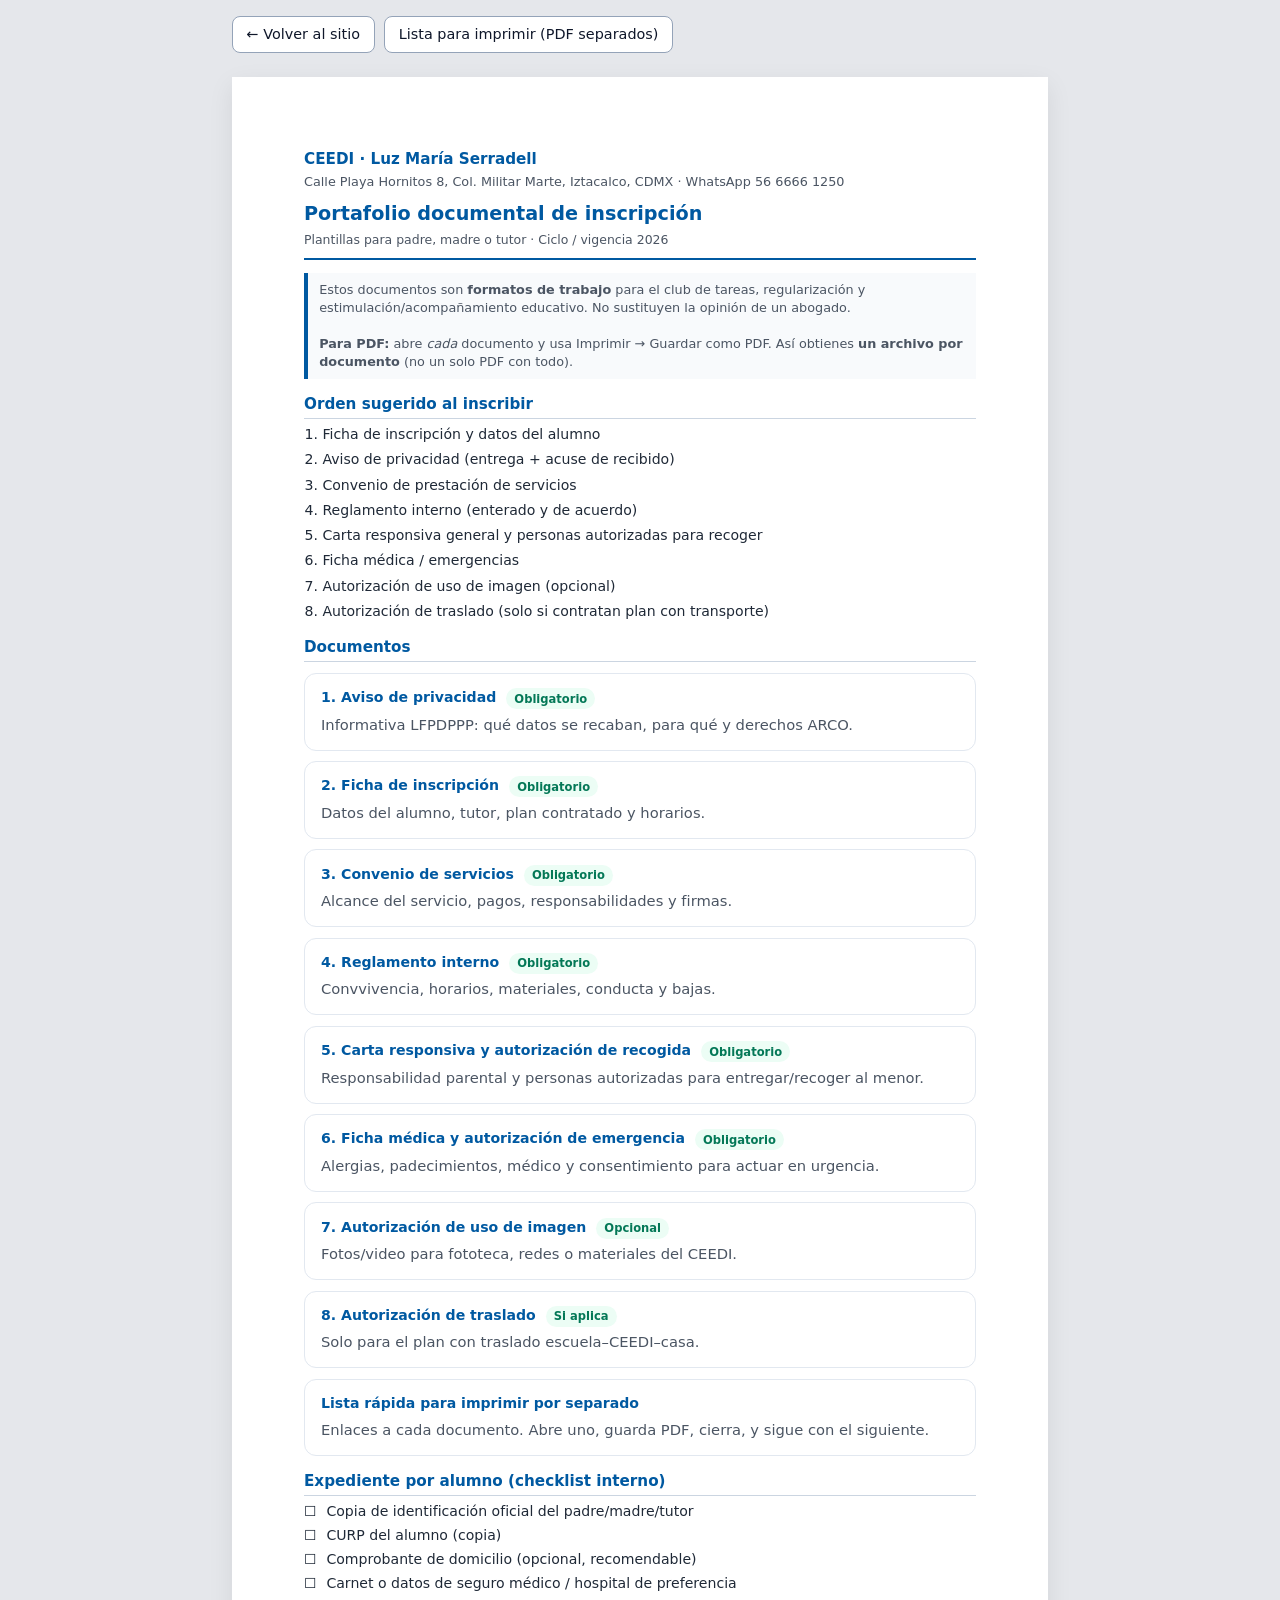
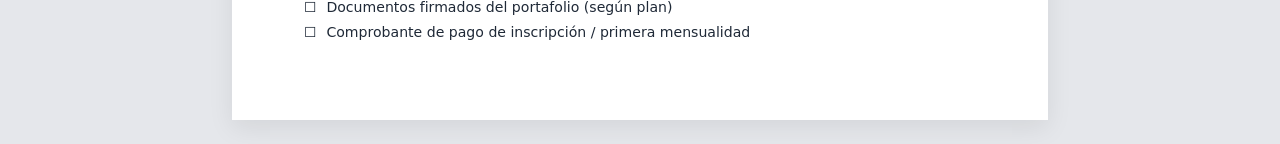
<file: documentos/index.html>
<!DOCTYPE html>
<html lang="es">
<head>
  <meta charset="UTF-8">
  <meta name="viewport" content="width=device-width, initial-scale=1.0">
  <title>Portafolio documental de inscripción | CEEDI</title>
  <link rel="stylesheet" href="doc-print.css">
  <style>
    body { font-family: system-ui, -apple-system, sans-serif; }
    .sheet h1 { text-align: left; border: 0; }
    .pack-list { list-style: none; padding: 0; }
    .pack-list li {
      border: 1px solid #e2e8f0;
      border-radius: 12px;
      padding: 0.9rem 1rem;
      margin: 0.65rem 0;
      background: #fff;
    }
    .pack-list a { color: #0059a1; font-weight: 700; text-decoration: none; }
    .pack-list p { margin: 0.35rem 0 0; color: #4b5563; font-size: 0.92rem; text-align: left; }
    .badge {
      display: inline-block;
      font-size: 0.72rem;
      background: #ecfdf5;
      color: #047857;
      padding: 0.15rem 0.5rem;
      border-radius: 999px;
      font-weight: 700;
      margin-left: 0.35rem;
    }
  </style>
</head>
<body>
  <div class="doc-toolbar">
    <a href="../index.html">← Volver al sitio</a>
    <a href="paquete-inscripcion.html">Lista para imprimir (PDF separados)</a>
  </div>

  <main class="sheet">
    <header class="doc-head">
      <p class="org">CEEDI · Luz María Serradell</p>
      <p class="sub">Calle Playa Hornitos 8, Col. Militar Marte, Iztacalco, CDMX · WhatsApp 56 6666 1250</p>
      <h1>Portafolio documental de inscripción</h1>
      <p class="doc-meta">Plantillas para padre, madre o tutor · Ciclo / vigencia 2026</p>
    </header>

    <div class="note">
      Estos documentos son <strong>formatos de trabajo</strong> para el club de tareas, regularización y
      estimulación/acompañamiento educativo. No sustituyen la opinión de un abogado.
      <br><br>
      <strong>Para PDF:</strong> abre <em>cada</em> documento y usa Imprimir → Guardar como PDF.
      Así obtienes <strong>un archivo por documento</strong> (no un solo PDF con todo).
    </div>

    <h2>Orden sugerido al inscribir</h2>
    <ol>
      <li>Ficha de inscripción y datos del alumno</li>
      <li>Aviso de privacidad (entrega + acuse de recibido)</li>
      <li>Convenio de prestación de servicios</li>
      <li>Reglamento interno (enterado y de acuerdo)</li>
      <li>Carta responsiva general y personas autorizadas para recoger</li>
      <li>Ficha médica / emergencias</li>
      <li>Autorización de uso de imagen (opcional)</li>
      <li>Autorización de traslado (solo si contratan plan con transporte)</li>
    </ol>

    <h2>Documentos</h2>
    <ul class="pack-list">
      <li>
        <a href="01-aviso-privacidad.html">1. Aviso de privacidad</a>
        <span class="badge">Obligatorio</span>
        <p>Informativa LFPDPPP: qué datos se recaban, para qué y derechos ARCO.</p>
      </li>
      <li>
        <a href="02-ficha-inscripcion.html">2. Ficha de inscripción</a>
        <span class="badge">Obligatorio</span>
        <p>Datos del alumno, tutor, plan contratado y horarios.</p>
      </li>
      <li>
        <a href="03-convenio-servicios.html">3. Convenio de servicios</a>
        <span class="badge">Obligatorio</span>
        <p>Alcance del servicio, pagos, responsabilidades y firmas.</p>
      </li>
      <li>
        <a href="04-reglamento.html">4. Reglamento interno</a>
        <span class="badge">Obligatorio</span>
        <p>Convvivencia, horarios, materiales, conducta y bajas.</p>
      </li>
      <li>
        <a href="05-carta-responsiva.html">5. Carta responsiva y autorización de recogida</a>
        <span class="badge">Obligatorio</span>
        <p>Responsabilidad parental y personas autorizadas para entregar/recoger al menor.</p>
      </li>
      <li>
        <a href="06-ficha-medica.html">6. Ficha médica y autorización de emergencia</a>
        <span class="badge">Obligatorio</span>
        <p>Alergias, padecimientos, médico y consentimiento para actuar en urgencia.</p>
      </li>
      <li>
        <a href="07-autorizacion-imagen.html">7. Autorización de uso de imagen</a>
        <span class="badge">Opcional</span>
        <p>Fotos/video para fototeca, redes o materiales del CEEDI.</p>
      </li>
      <li>
        <a href="08-autorizacion-transporte.html">8. Autorización de traslado</a>
        <span class="badge">Si aplica</span>
        <p>Solo para el plan con traslado escuela–CEEDI–casa.</p>
      </li>
      <li>
        <a href="paquete-inscripcion.html">Lista rápida para imprimir por separado</a>
        <p>Enlaces a cada documento. Abre uno, guarda PDF, cierra, y sigue con el siguiente.</p>
      </li>
    </ul>

    <h2>Expediente por alumno (checklist interno)</h2>
    <ul class="check-list">
      <li>Copia de identificación oficial del padre/madre/tutor</li>
      <li>CURP del alumno (copia)</li>
      <li>Comprobante de domicilio (opcional, recomendable)</li>
      <li>Carnet o datos de seguro médico / hospital de preferencia</li>
      <li>Documentos firmados del portafolio (según plan)</li>
      <li>Comprobante de pago de inscripción / primera mensualidad</li>
    </ul>
  </main>
</body>
</html>
</file>
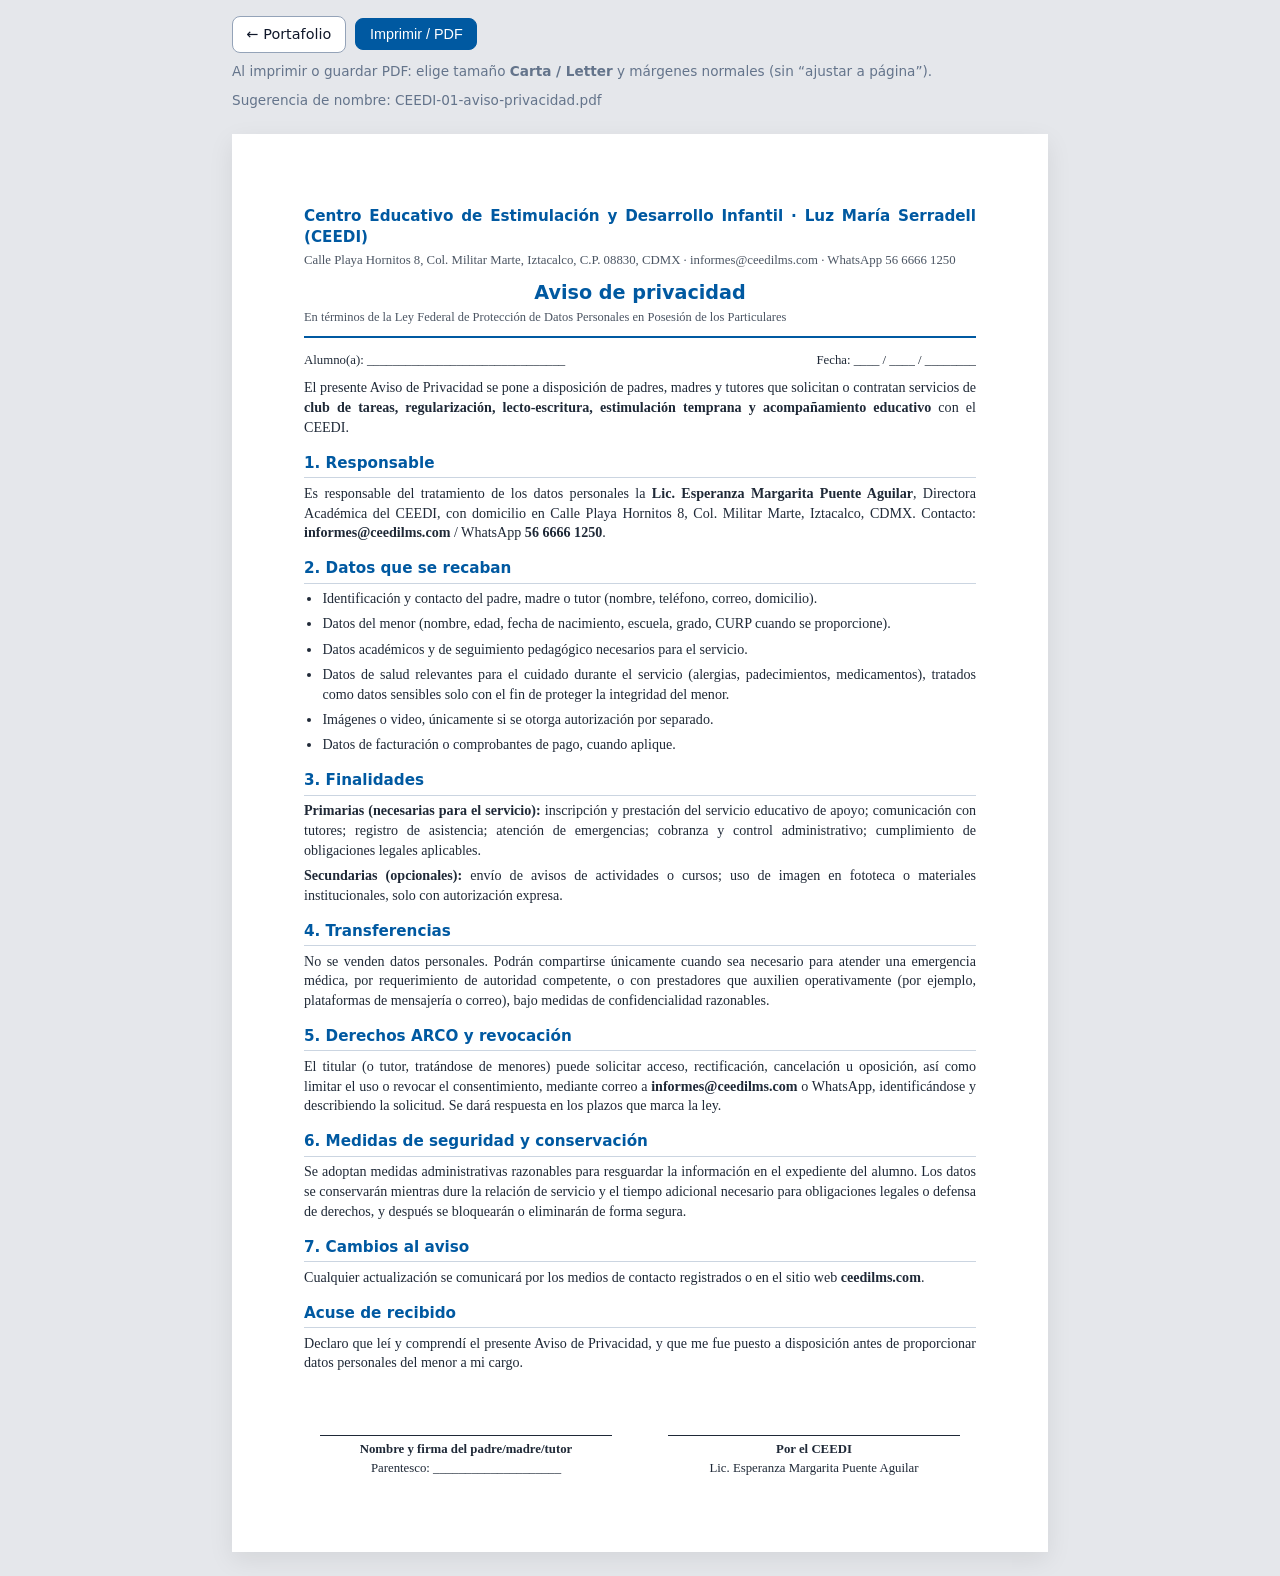
<file: documentos/01-aviso-privacidad.html>
<!DOCTYPE html>
<html lang="es">
<head>
  <meta charset="UTF-8">
  <meta name="viewport" content="width=device-width, initial-scale=1.0">
  <title>Aviso de privacidad | CEEDI</title>
  <link rel="stylesheet" href="doc-print.css">
</head>
<body>
  <div class="doc-toolbar">
    <a href="index.html">← Portafolio</a>
    <button class="primary" type="button" onclick="window.print()">Imprimir / PDF</button>
    <span style="font-size:0.85rem;color:#64748b;font-family:system-ui,sans-serif">Al imprimir o guardar PDF: elige tamaño <strong>Carta / Letter</strong> y márgenes normales (sin “ajustar a página”).</span>
    <span style="font-size:0.85rem;color:#64748b;font-family:system-ui,sans-serif">Sugerencia de nombre: CEEDI-01-aviso-privacidad.pdf</span>
  </div>
  <article class="sheet">
    <header class="doc-head">
      <p class="org">Centro Educativo de Estimulación y Desarrollo Infantil · Luz María Serradell (CEEDI)</p>
      <p class="sub">Calle Playa Hornitos 8, Col. Militar Marte, Iztacalco, C.P. 08830, CDMX · informes@ceedilms.com · WhatsApp 56 6666 1250</p>
      <h1>Aviso de privacidad</h1>
      <p class="doc-meta">En términos de la Ley Federal de Protección de Datos Personales en Posesión de los Particulares</p>
    </header>

    <div class="folio">
      <span>Alumno(a): _______________________________</span>
      <span>Fecha: ____ / ____ / ________</span>
    </div>

    <p>El presente Aviso de Privacidad se pone a disposición de padres, madres y tutores que solicitan o contratan
      servicios de <strong>club de tareas, regularización, lecto-escritura, estimulación temprana y acompañamiento
      educativo</strong> con el CEEDI.</p>

    <h2>1. Responsable</h2>
    <p>Es responsable del tratamiento de los datos personales la <strong>Lic. Esperanza Margarita Puente Aguilar</strong>,
      Directora Académica del CEEDI, con domicilio en Calle Playa Hornitos 8, Col. Militar Marte, Iztacalco, CDMX.
      Contacto: <strong>informes@ceedilms.com</strong> / WhatsApp <strong>56 6666 1250</strong>.</p>

    <h2>2. Datos que se recaban</h2>
    <ul>
      <li>Identificación y contacto del padre, madre o tutor (nombre, teléfono, correo, domicilio).</li>
      <li>Datos del menor (nombre, edad, fecha de nacimiento, escuela, grado, CURP cuando se proporcione).</li>
      <li>Datos académicos y de seguimiento pedagógico necesarios para el servicio.</li>
      <li>Datos de salud relevantes para el cuidado durante el servicio (alergias, padecimientos, medicamentos),
        tratados como datos sensibles solo con el fin de proteger la integridad del menor.</li>
      <li>Imágenes o video, únicamente si se otorga autorización por separado.</li>
      <li>Datos de facturación o comprobantes de pago, cuando aplique.</li>
    </ul>

    <h2>3. Finalidades</h2>
    <p><strong>Primarias (necesarias para el servicio):</strong> inscripción y prestación del servicio educativo de
      apoyo; comunicación con tutores; registro de asistencia; atención de emergencias; cobranza y control
      administrativo; cumplimiento de obligaciones legales aplicables.</p>
    <p><strong>Secundarias (opcionales):</strong> envío de avisos de actividades o cursos; uso de imagen en fototeca o
      materiales institucionales, solo con autorización expresa.</p>

    <h2>4. Transferencias</h2>
    <p>No se venden datos personales. Podrán compartirse únicamente cuando sea necesario para atender una emergencia
      médica, por requerimiento de autoridad competente, o con prestadores que auxilien operativamente (por ejemplo,
      plataformas de mensajería o correo), bajo medidas de confidencialidad razonables.</p>

    <h2>5. Derechos ARCO y revocación</h2>
    <p>El titular (o tutor, tratándose de menores) puede solicitar acceso, rectificación, cancelación u oposición, así
      como limitar el uso o revocar el consentimiento, mediante correo a <strong>informes@ceedilms.com</strong> o
      WhatsApp, identificándose y describiendo la solicitud. Se dará respuesta en los plazos que marca la ley.</p>

    <h2>6. Medidas de seguridad y conservación</h2>
    <p>Se adoptan medidas administrativas razonables para resguardar la información en el expediente del alumno. Los
      datos se conservarán mientras dure la relación de servicio y el tiempo adicional necesario para obligaciones
      legales o defensa de derechos, y después se bloquearán o eliminarán de forma segura.</p>

    <h2>7. Cambios al aviso</h2>
    <p>Cualquier actualización se comunicará por los medios de contacto registrados o en el sitio web
      <strong>ceedilms.com</strong>.</p>

    <h2>Acuse de recibido</h2>
    <p>Declaro que leí y comprendí el presente Aviso de Privacidad, y que me fue puesto a disposición antes de
      proporcionar datos personales del menor a mi cargo.</p>

    <div class="sign-block">
      <div class="sign">
        <div class="line"></div>
        <p><strong>Nombre y firma del padre/madre/tutor</strong></p>
        <p>Parentesco: ____________________</p>
      </div>
      <div class="sign">
        <div class="line"></div>
        <p><strong>Por el CEEDI</strong></p>
        <p>Lic. Esperanza Margarita Puente Aguilar</p>
      </div>
    </div>
  </article>
</body>
</html>
</file>
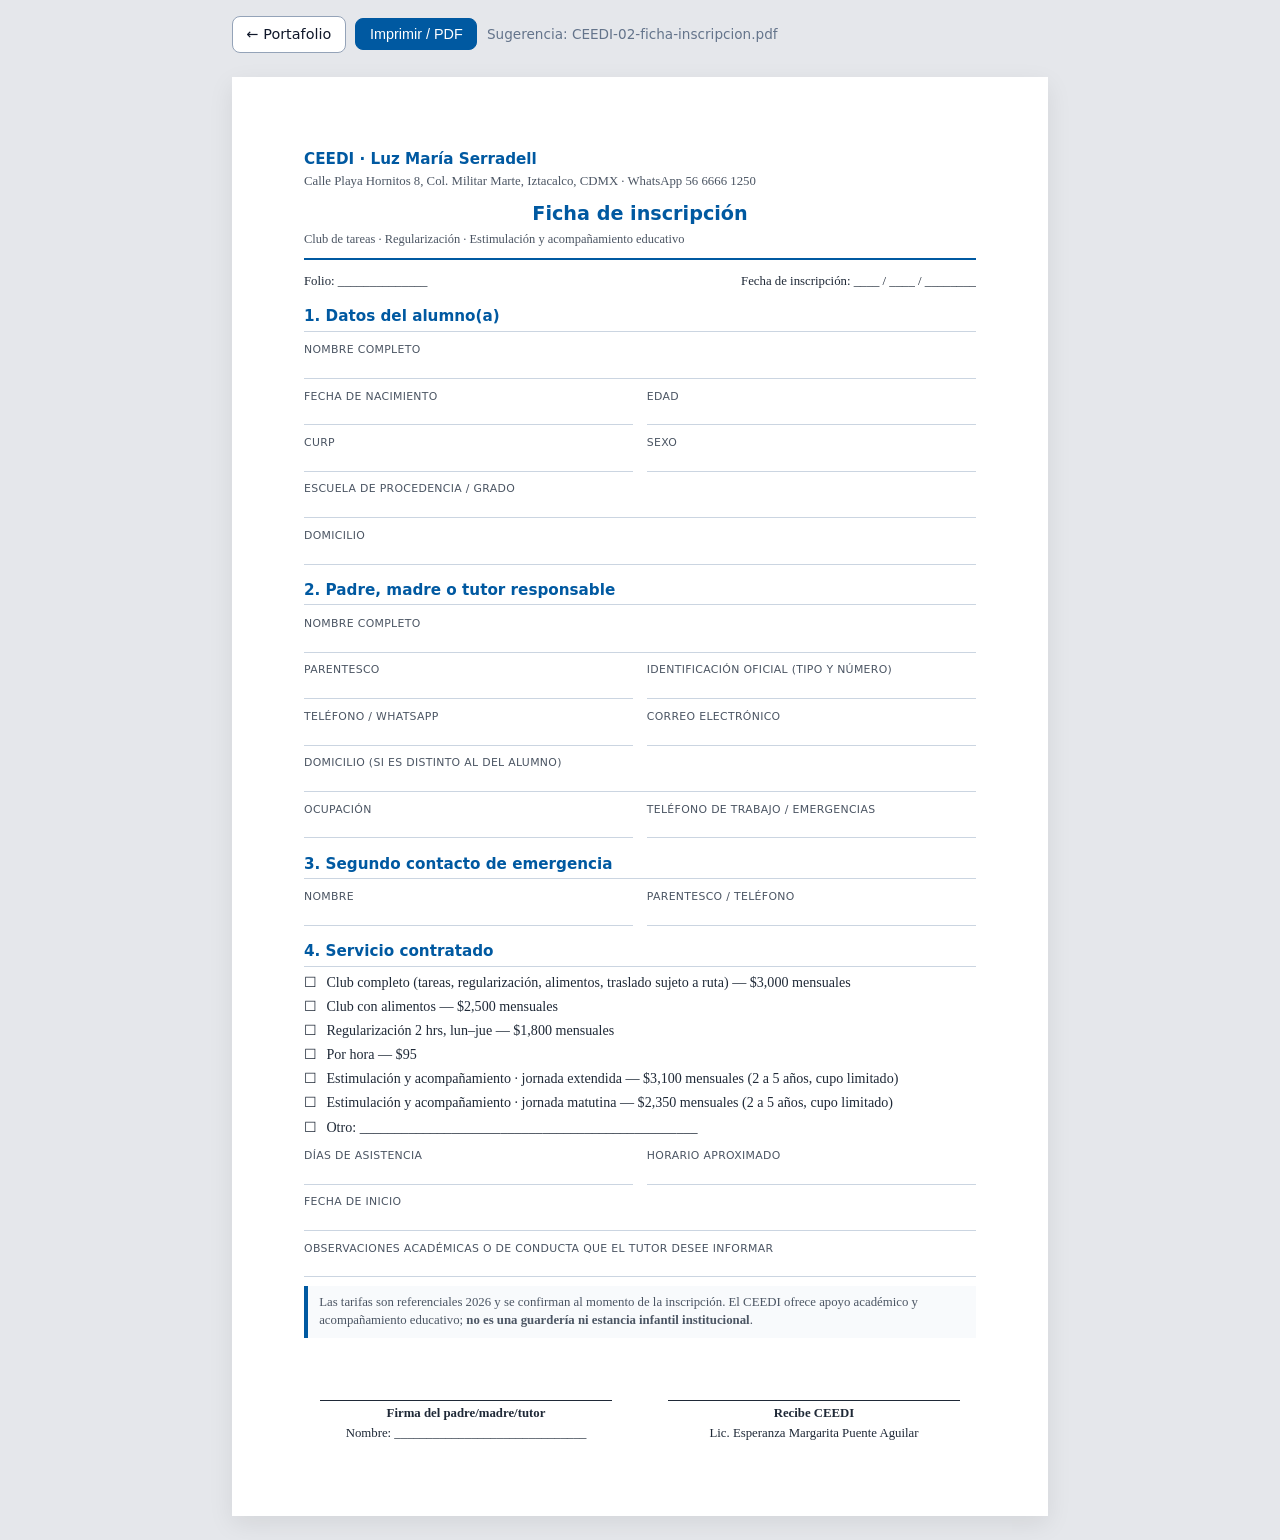
<file: documentos/02-ficha-inscripcion.html>
<!DOCTYPE html>
<html lang="es">
<head>
  <meta charset="UTF-8">
  <meta name="viewport" content="width=device-width, initial-scale=1.0">
  <title>Ficha de inscripción | CEEDI</title>
  <link rel="stylesheet" href="doc-print.css">
</head>
<body>
  <div class="doc-toolbar">
    <a href="index.html">← Portafolio</a>
    <button class="primary" type="button" onclick="window.print()">Imprimir / PDF</button>
    <span style="font-size:0.85rem;color:#64748b;font-family:system-ui,sans-serif">Sugerencia: CEEDI-02-ficha-inscripcion.pdf</span>
  </div>
  <article class="sheet">
    <header class="doc-head">
      <p class="org">CEEDI · Luz María Serradell</p>
      <p class="sub">Calle Playa Hornitos 8, Col. Militar Marte, Iztacalco, CDMX · WhatsApp 56 6666 1250</p>
      <h1>Ficha de inscripción</h1>
      <p class="doc-meta">Club de tareas · Regularización · Estimulación y acompañamiento educativo</p>
    </header>

    <div class="folio">
      <span>Folio: ______________</span>
      <span>Fecha de inscripción: ____ / ____ / ________</span>
    </div>

    <h2>1. Datos del alumno(a)</h2>
    <div class="field-grid">
      <div class="field full"><label>Nombre completo</label>&nbsp;</div>
      <div class="field"><label>Fecha de nacimiento</label>&nbsp;</div>
      <div class="field"><label>Edad</label>&nbsp;</div>
      <div class="field"><label>CURP</label>&nbsp;</div>
      <div class="field"><label>Sexo</label>&nbsp;</div>
      <div class="field full"><label>Escuela de procedencia / grado</label>&nbsp;</div>
      <div class="field full"><label>Domicilio</label>&nbsp;</div>
    </div>

    <h2>2. Padre, madre o tutor responsable</h2>
    <div class="field-grid">
      <div class="field full"><label>Nombre completo</label>&nbsp;</div>
      <div class="field"><label>Parentesco</label>&nbsp;</div>
      <div class="field"><label>Identificación oficial (tipo y número)</label>&nbsp;</div>
      <div class="field"><label>Teléfono / WhatsApp</label>&nbsp;</div>
      <div class="field"><label>Correo electrónico</label>&nbsp;</div>
      <div class="field full"><label>Domicilio (si es distinto al del alumno)</label>&nbsp;</div>
      <div class="field"><label>Ocupación</label>&nbsp;</div>
      <div class="field"><label>Teléfono de trabajo / emergencias</label>&nbsp;</div>
    </div>

    <h2>3. Segundo contacto de emergencia</h2>
    <div class="field-grid">
      <div class="field"><label>Nombre</label>&nbsp;</div>
      <div class="field"><label>Parentesco / teléfono</label>&nbsp;</div>
    </div>

    <h2>4. Servicio contratado</h2>
    <ul class="check-list">
      <li>Club completo (tareas, regularización, alimentos, traslado sujeto a ruta) — $3,000 mensuales</li>
      <li>Club con alimentos — $2,500 mensuales</li>
      <li>Regularización 2 hrs, lun–jue — $1,800 mensuales</li>
      <li>Por hora — $95</li>
      <li>Estimulación y acompañamiento · jornada extendida — $3,100 mensuales (2 a 5 años, cupo limitado)</li>
      <li>Estimulación y acompañamiento · jornada matutina — $2,350 mensuales (2 a 5 años, cupo limitado)</li>
      <li>Otro: ________________________________________________</li>
    </ul>
    <div class="field-grid">
      <div class="field"><label>Días de asistencia</label>&nbsp;</div>
      <div class="field"><label>Horario aproximado</label>&nbsp;</div>
      <div class="field full"><label>Fecha de inicio</label>&nbsp;</div>
      <div class="field full"><label>Observaciones académicas o de conducta que el tutor desee informar</label>&nbsp;</div>
    </div>

    <div class="note">
      Las tarifas son referenciales 2026 y se confirman al momento de la inscripción. El CEEDI ofrece apoyo académico
      y acompañamiento educativo; <strong>no es una guardería ni estancia infantil institucional</strong>.
    </div>

    <div class="sign-block">
      <div class="sign">
        <div class="line"></div>
        <p><strong>Firma del padre/madre/tutor</strong></p>
        <p>Nombre: ______________________________</p>
      </div>
      <div class="sign">
        <div class="line"></div>
        <p><strong>Recibe CEEDI</strong></p>
        <p>Lic. Esperanza Margarita Puente Aguilar</p>
      </div>
    </div>
  </article>
</body>
</html>
</file>
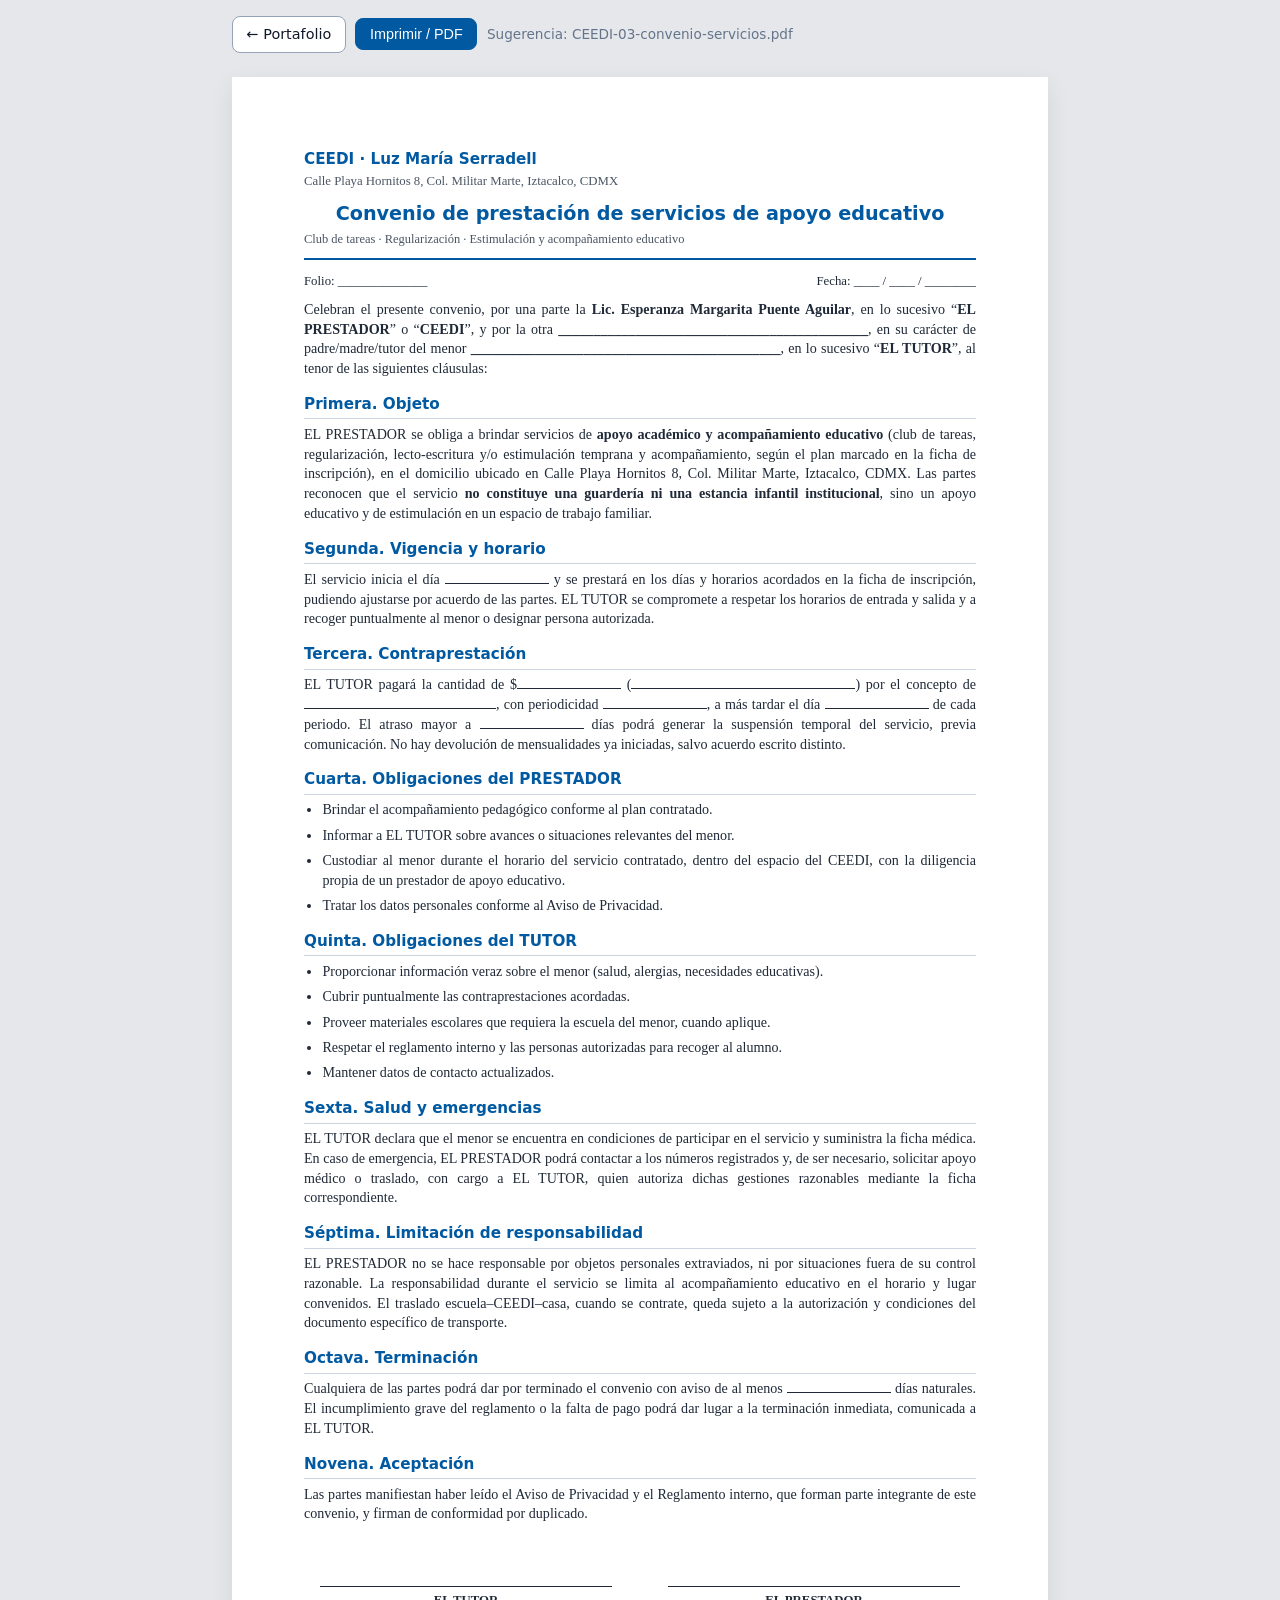
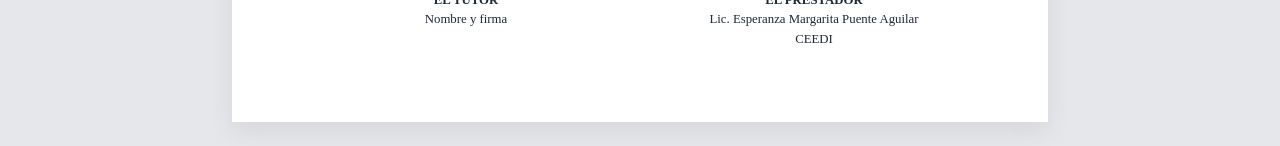
<file: documentos/03-convenio-servicios.html>
<!DOCTYPE html>
<html lang="es">
<head>
  <meta charset="UTF-8">
  <meta name="viewport" content="width=device-width, initial-scale=1.0">
  <title>Convenio de servicios | CEEDI</title>
  <link rel="stylesheet" href="doc-print.css">
</head>
<body>
  <div class="doc-toolbar">
    <a href="index.html">← Portafolio</a>
    <button class="primary" type="button" onclick="window.print()">Imprimir / PDF</button>
    <span style="font-size:0.85rem;color:#64748b;font-family:system-ui,sans-serif">Sugerencia: CEEDI-03-convenio-servicios.pdf</span>
  </div>
  <article class="sheet">
    <header class="doc-head">
      <p class="org">CEEDI · Luz María Serradell</p>
      <p class="sub">Calle Playa Hornitos 8, Col. Militar Marte, Iztacalco, CDMX</p>
      <h1>Convenio de prestación de servicios de apoyo educativo</h1>
      <p class="doc-meta">Club de tareas · Regularización · Estimulación y acompañamiento educativo</p>
    </header>

    <div class="folio">
      <span>Folio: ______________</span>
      <span>Fecha: ____ / ____ / ________</span>
    </div>

    <p>Celebran el presente convenio, por una parte la <strong>Lic. Esperanza Margarita Puente Aguilar</strong>,
      en lo sucesivo “<strong>EL PRESTADOR</strong>” o “<strong>CEEDI</strong>”, y por la otra
      <strong>____________________________________________</strong>, en su carácter de padre/madre/tutor del menor
      <strong>____________________________________________</strong>, en lo sucesivo “<strong>EL TUTOR</strong>”, al tenor
      de las siguientes cláusulas:</p>

    <h2>Primera. Objeto</h2>
    <p>EL PRESTADOR se obliga a brindar servicios de <strong>apoyo académico y acompañamiento educativo</strong>
      (club de tareas, regularización, lecto-escritura y/o estimulación temprana y acompañamiento, según el plan
      marcado en la ficha de inscripción), en el domicilio ubicado en Calle Playa Hornitos 8, Col. Militar Marte,
      Iztacalco, CDMX. Las partes reconocen que el servicio <strong>no constituye una guardería ni una estancia
      infantil institucional</strong>, sino un apoyo educativo y de estimulación en un espacio de trabajo familiar.</p>

    <h2>Segunda. Vigencia y horario</h2>
    <p>El servicio inicia el día <span class="blank"></span> y se prestará en los días y horarios acordados en la ficha
      de inscripción, pudiendo ajustarse por acuerdo de las partes. EL TUTOR se compromete a respetar los horarios de
      entrada y salida y a recoger puntualmente al menor o designar persona autorizada.</p>

    <h2>Tercera. Contraprestación</h2>
    <p>EL TUTOR pagará la cantidad de $<span class="blank"></span>
      (<span class="blank" style="min-width:14rem"></span>) por el concepto de
      <span class="blank" style="min-width:12rem"></span>, con periodicidad
      <span class="blank"></span>, a más tardar el día <span class="blank"></span> de cada periodo. El atraso mayor a
      <span class="blank"></span> días podrá generar la suspensión temporal del servicio, previa comunicación. No hay
      devolución de mensualidades ya iniciadas, salvo acuerdo escrito distinto.</p>

    <h2>Cuarta. Obligaciones del PRESTADOR</h2>
    <ul>
      <li>Brindar el acompañamiento pedagógico conforme al plan contratado.</li>
      <li>Informar a EL TUTOR sobre avances o situaciones relevantes del menor.</li>
      <li>Custodiar al menor durante el horario del servicio contratado, dentro del espacio del CEEDI, con la diligencia
        propia de un prestador de apoyo educativo.</li>
      <li>Tratar los datos personales conforme al Aviso de Privacidad.</li>
    </ul>

    <h2>Quinta. Obligaciones del TUTOR</h2>
    <ul>
      <li>Proporcionar información veraz sobre el menor (salud, alergias, necesidades educativas).</li>
      <li>Cubrir puntualmente las contraprestaciones acordadas.</li>
      <li>Proveer materiales escolares que requiera la escuela del menor, cuando aplique.</li>
      <li>Respetar el reglamento interno y las personas autorizadas para recoger al alumno.</li>
      <li>Mantener datos de contacto actualizados.</li>
    </ul>

    <h2>Sexta. Salud y emergencias</h2>
    <p>EL TUTOR declara que el menor se encuentra en condiciones de participar en el servicio y suministra la ficha
      médica. En caso de emergencia, EL PRESTADOR podrá contactar a los números registrados y, de ser necesario,
      solicitar apoyo médico o traslado, con cargo a EL TUTOR, quien autoriza dichas gestiones razonables mediante la
      ficha correspondiente.</p>

    <h2>Séptima. Limitación de responsabilidad</h2>
    <p>EL PRESTADOR no se hace responsable por objetos personales extraviados, ni por situaciones fuera de su control
      razonable. La responsabilidad durante el servicio se limita al acompañamiento educativo en el horario y lugar
      convenidos. El traslado escuela–CEEDI–casa, cuando se contrate, queda sujeto a la autorización y condiciones del
      documento específico de transporte.</p>

    <h2>Octava. Terminación</h2>
    <p>Cualquiera de las partes podrá dar por terminado el convenio con aviso de al menos
      <span class="blank"></span> días naturales. El incumplimiento grave del reglamento o la falta de pago podrá dar
      lugar a la terminación inmediata, comunicada a EL TUTOR.</p>

    <h2>Novena. Aceptación</h2>
    <p>Las partes manifiestan haber leído el Aviso de Privacidad y el Reglamento interno, que forman parte integrante
      de este convenio, y firman de conformidad por duplicado.</p>

    <div class="sign-block">
      <div class="sign">
        <div class="line"></div>
        <p><strong>EL TUTOR</strong></p>
        <p>Nombre y firma</p>
      </div>
      <div class="sign">
        <div class="line"></div>
        <p><strong>EL PRESTADOR</strong></p>
        <p>Lic. Esperanza Margarita Puente Aguilar</p>
        <p>CEEDI</p>
      </div>
    </div>
  </article>
</body>
</html>
</file>
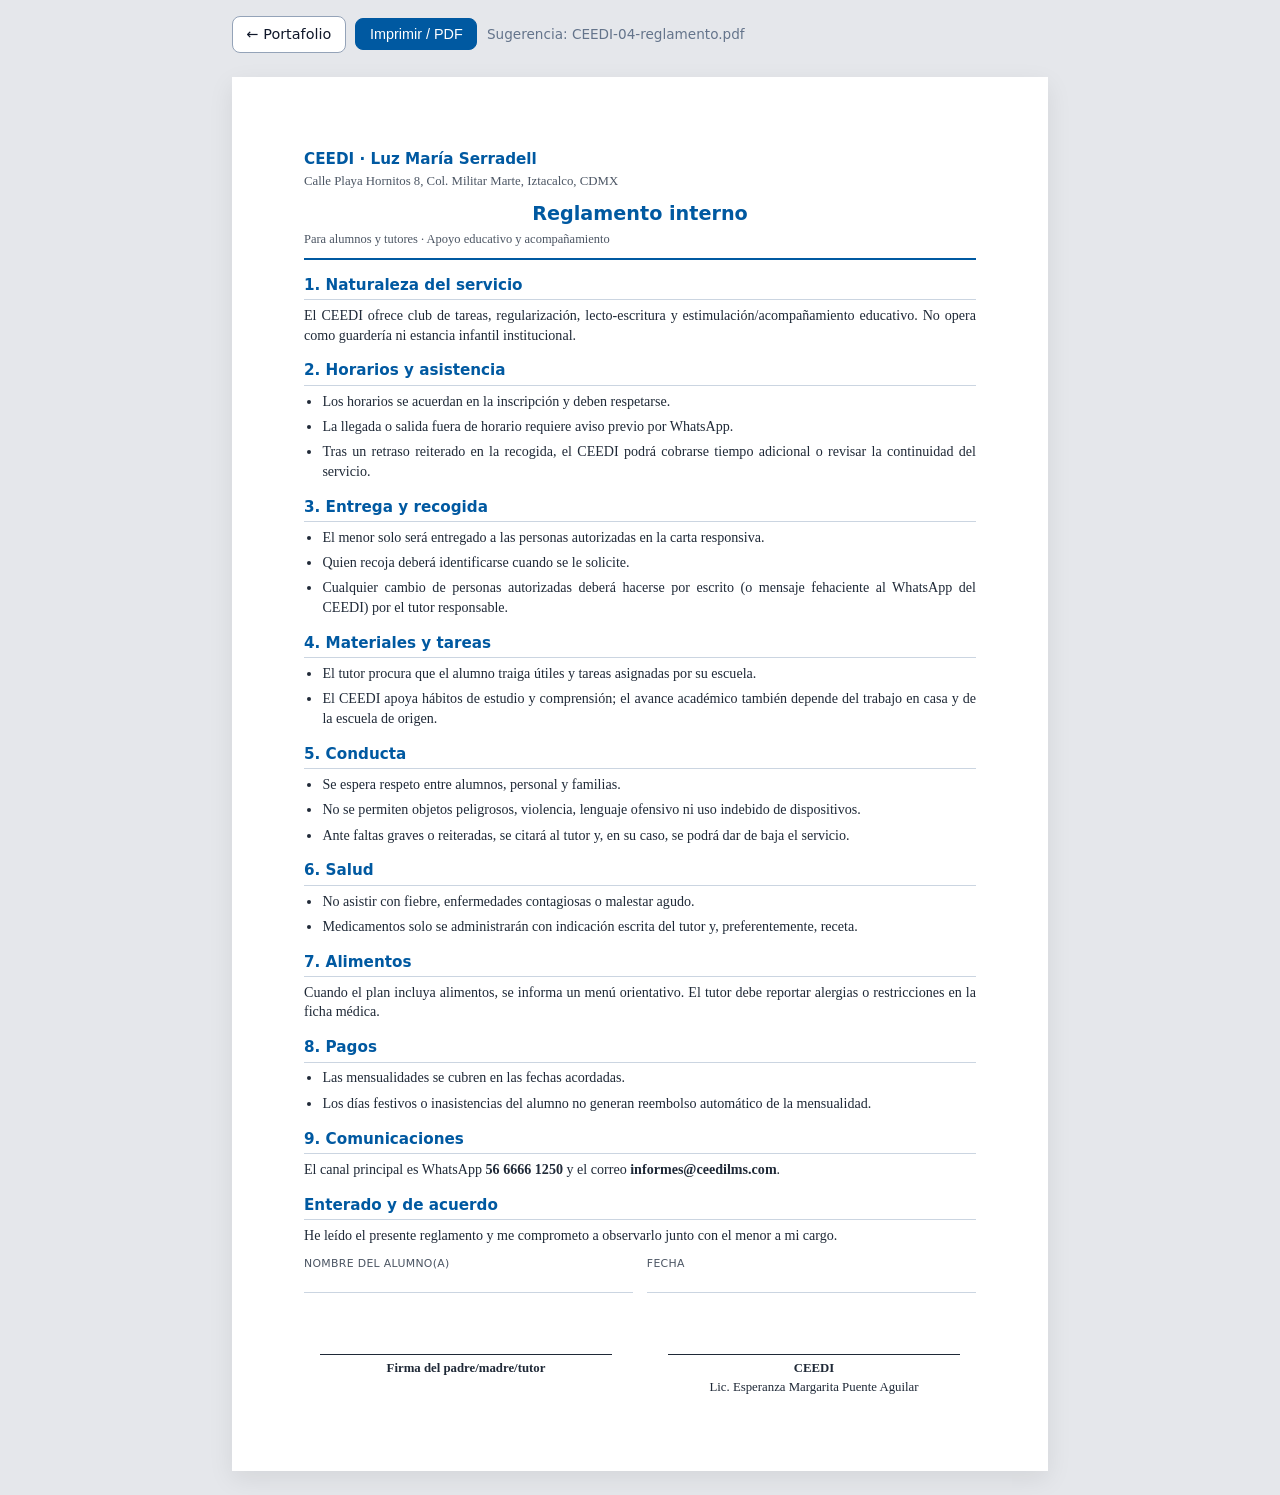
<file: documentos/04-reglamento.html>
<!DOCTYPE html>
<html lang="es">
<head>
  <meta charset="UTF-8">
  <meta name="viewport" content="width=device-width, initial-scale=1.0">
  <title>Reglamento interno | CEEDI</title>
  <link rel="stylesheet" href="doc-print.css">
</head>
<body>
  <div class="doc-toolbar">
    <a href="index.html">← Portafolio</a>
    <button class="primary" type="button" onclick="window.print()">Imprimir / PDF</button>
    <span style="font-size:0.85rem;color:#64748b;font-family:system-ui,sans-serif">Sugerencia: CEEDI-04-reglamento.pdf</span>
  </div>
  <article class="sheet">
    <header class="doc-head">
      <p class="org">CEEDI · Luz María Serradell</p>
      <p class="sub">Calle Playa Hornitos 8, Col. Militar Marte, Iztacalco, CDMX</p>
      <h1>Reglamento interno</h1>
      <p class="doc-meta">Para alumnos y tutores · Apoyo educativo y acompañamiento</p>
    </header>

    <h2>1. Naturaleza del servicio</h2>
    <p>El CEEDI ofrece club de tareas, regularización, lecto-escritura y estimulación/acompañamiento educativo.
      No opera como guardería ni estancia infantil institucional.</p>

    <h2>2. Horarios y asistencia</h2>
    <ul>
      <li>Los horarios se acuerdan en la inscripción y deben respetarse.</li>
      <li>La llegada o salida fuera de horario requiere aviso previo por WhatsApp.</li>
      <li>Tras un retraso reiterado en la recogida, el CEEDI podrá cobrarse tiempo adicional o revisar la continuidad
        del servicio.</li>
    </ul>

    <h2>3. Entrega y recogida</h2>
    <ul>
      <li>El menor solo será entregado a las personas autorizadas en la carta responsiva.</li>
      <li>Quien recoja deberá identificarse cuando se le solicite.</li>
      <li>Cualquier cambio de personas autorizadas deberá hacerse por escrito (o mensaje fehaciente al WhatsApp del CEEDI)
        por el tutor responsable.</li>
    </ul>

    <h2>4. Materiales y tareas</h2>
    <ul>
      <li>El tutor procura que el alumno traiga útiles y tareas asignadas por su escuela.</li>
      <li>El CEEDI apoya hábitos de estudio y comprensión; el avance académico también depende del trabajo en casa y
        de la escuela de origen.</li>
    </ul>

    <h2>5. Conducta</h2>
    <ul>
      <li>Se espera respeto entre alumnos, personal y familias.</li>
      <li>No se permiten objetos peligrosos, violencia, lenguaje ofensivo ni uso indebido de dispositivos.</li>
      <li>Ante faltas graves o reiteradas, se citará al tutor y, en su caso, se podrá dar de baja el servicio.</li>
    </ul>

    <h2>6. Salud</h2>
    <ul>
      <li>No asistir con fiebre, enfermedades contagiosas o malestar agudo.</li>
      <li>Medicamentos solo se administrarán con indicación escrita del tutor y, preferentemente, receta.</li>
    </ul>

    <h2>7. Alimentos</h2>
    <p>Cuando el plan incluya alimentos, se informa un menú orientativo. El tutor debe reportar alergias o restricciones
      en la ficha médica.</p>

    <h2>8. Pagos</h2>
    <ul>
      <li>Las mensualidades se cubren en las fechas acordadas.</li>
      <li>Los días festivos o inasistencias del alumno no generan reembolso automático de la mensualidad.</li>
    </ul>

    <h2>9. Comunicaciones</h2>
    <p>El canal principal es WhatsApp <strong>56 6666 1250</strong> y el correo <strong>informes@ceedilms.com</strong>.</p>

    <h2>Enterado y de acuerdo</h2>
    <p>He leído el presente reglamento y me comprometo a observarlo junto con el menor a mi cargo.</p>

    <div class="field-grid">
      <div class="field"><label>Nombre del alumno(a)</label>&nbsp;</div>
      <div class="field"><label>Fecha</label>&nbsp;</div>
    </div>

    <div class="sign-block">
      <div class="sign">
        <div class="line"></div>
        <p><strong>Firma del padre/madre/tutor</strong></p>
      </div>
      <div class="sign">
        <div class="line"></div>
        <p><strong>CEEDI</strong></p>
        <p>Lic. Esperanza Margarita Puente Aguilar</p>
      </div>
    </div>
  </article>
</body>
</html>
</file>
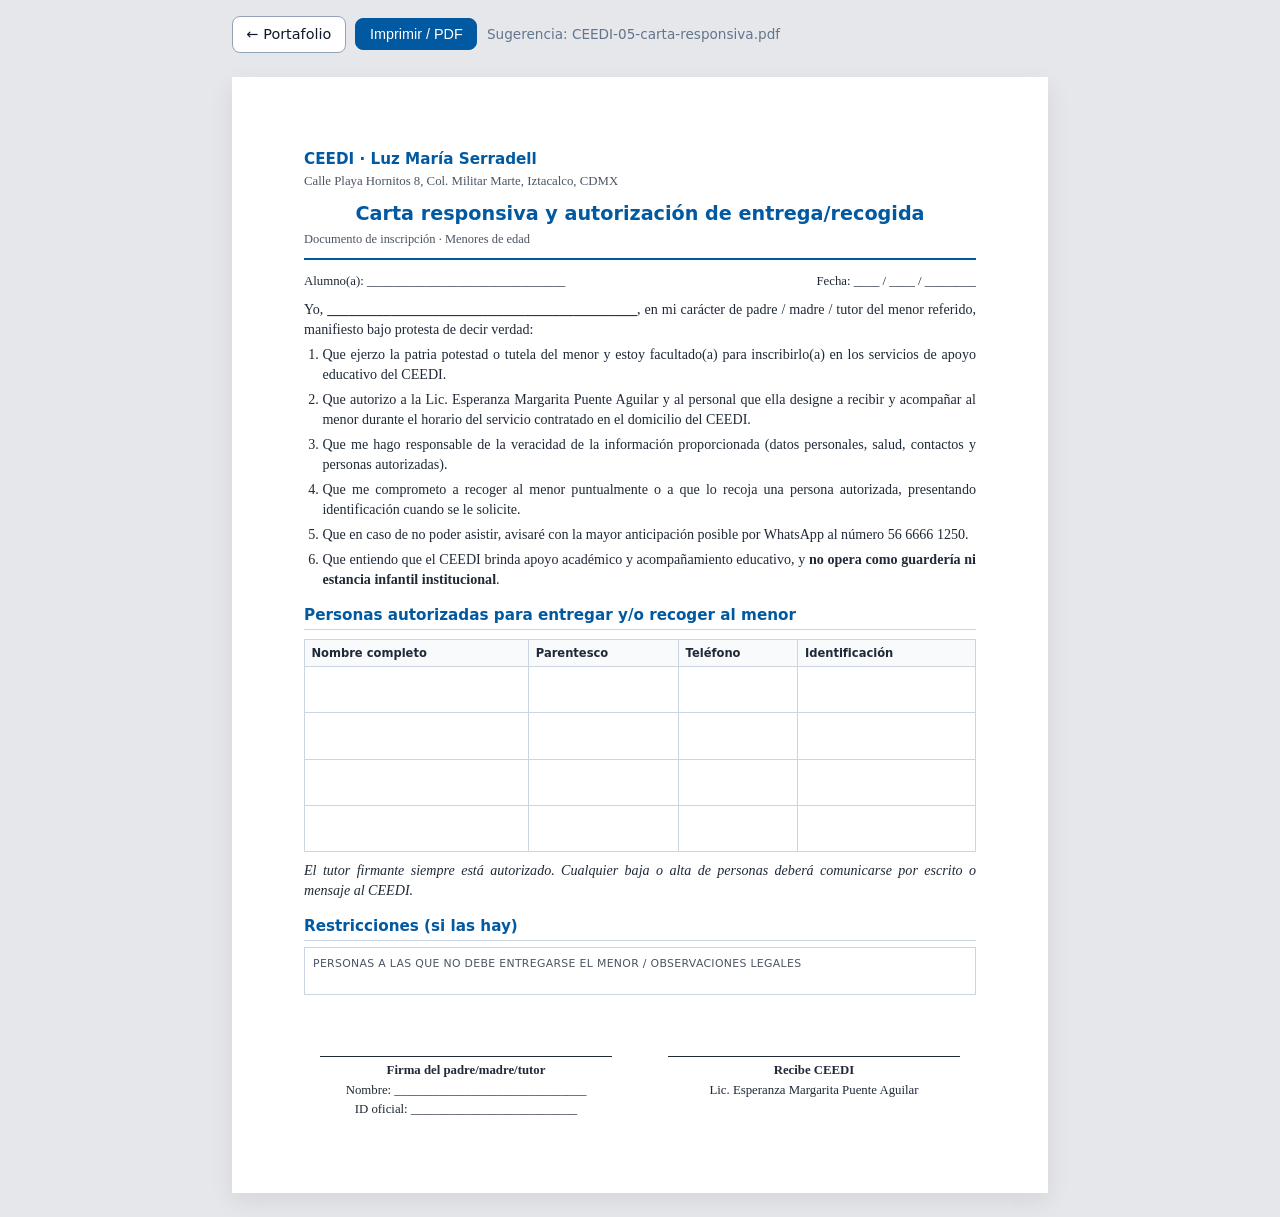
<file: documentos/05-carta-responsiva.html>
<!DOCTYPE html>
<html lang="es">
<head>
  <meta charset="UTF-8">
  <meta name="viewport" content="width=device-width, initial-scale=1.0">
  <title>Carta responsiva y autorización de recogida | CEEDI</title>
  <link rel="stylesheet" href="doc-print.css">
</head>
<body>
  <div class="doc-toolbar">
    <a href="index.html">← Portafolio</a>
    <button class="primary" type="button" onclick="window.print()">Imprimir / PDF</button>
    <span style="font-size:0.85rem;color:#64748b;font-family:system-ui,sans-serif">Sugerencia: CEEDI-05-carta-responsiva.pdf</span>
  </div>
  <article class="sheet">
    <header class="doc-head">
      <p class="org">CEEDI · Luz María Serradell</p>
      <p class="sub">Calle Playa Hornitos 8, Col. Militar Marte, Iztacalco, CDMX</p>
      <h1>Carta responsiva y autorización de entrega/recogida</h1>
      <p class="doc-meta">Documento de inscripción · Menores de edad</p>
    </header>

    <div class="folio">
      <span>Alumno(a): _______________________________</span>
      <span>Fecha: ____ / ____ / ________</span>
    </div>

    <p>Yo, <strong>____________________________________________</strong>, en mi carácter de
      padre / madre / tutor del menor referido, manifiesto bajo protesta de decir verdad:</p>

    <ol>
      <li>Que ejerzo la patria potestad o tutela del menor y estoy facultado(a) para inscribirlo(a) en los servicios
        de apoyo educativo del CEEDI.</li>
      <li>Que autorizo a la Lic. Esperanza Margarita Puente Aguilar y al personal que ella designe a recibir y
        acompañar al menor durante el horario del servicio contratado en el domicilio del CEEDI.</li>
      <li>Que me hago responsable de la veracidad de la información proporcionada (datos personales, salud,
        contactos y personas autorizadas).</li>
      <li>Que me comprometo a recoger al menor puntualmente o a que lo recoja una persona autorizada, presentando
        identificación cuando se le solicite.</li>
      <li>Que en caso de no poder asistir, avisaré con la mayor anticipación posible por WhatsApp al número
        56 6666 1250.</li>
      <li>Que entiendo que el CEEDI brinda apoyo académico y acompañamiento educativo, y <strong>no opera como
        guardería ni estancia infantil institucional</strong>.</li>
    </ol>

    <h2>Personas autorizadas para entregar y/o recoger al menor</h2>
    <table class="plain">
      <thead>
        <tr>
          <th>Nombre completo</th>
          <th>Parentesco</th>
          <th>Teléfono</th>
          <th>Identificación</th>
        </tr>
      </thead>
      <tbody>
        <tr><td>&nbsp;<br>&nbsp;</td><td></td><td></td><td></td></tr>
        <tr><td>&nbsp;<br>&nbsp;</td><td></td><td></td><td></td></tr>
        <tr><td>&nbsp;<br>&nbsp;</td><td></td><td></td><td></td></tr>
        <tr><td>&nbsp;<br>&nbsp;</td><td></td><td></td><td></td></tr>
      </tbody>
    </table>
    <p><em>El tutor firmante siempre está autorizado. Cualquier baja o alta de personas deberá comunicarse por escrito
      o mensaje al CEEDI.</em></p>

    <h2>Restricciones (si las hay)</h2>
    <div class="field full" style="border:1px solid #cbd5e1; min-height:3rem; padding:0.5rem;">
      <label>Personas a las que NO debe entregarse el menor / observaciones legales</label>
    </div>

    <div class="sign-block">
      <div class="sign">
        <div class="line"></div>
        <p><strong>Firma del padre/madre/tutor</strong></p>
        <p>Nombre: ______________________________</p>
        <p>ID oficial: __________________________</p>
      </div>
      <div class="sign">
        <div class="line"></div>
        <p><strong>Recibe CEEDI</strong></p>
        <p>Lic. Esperanza Margarita Puente Aguilar</p>
      </div>
    </div>
  </article>
</body>
</html>
</file>
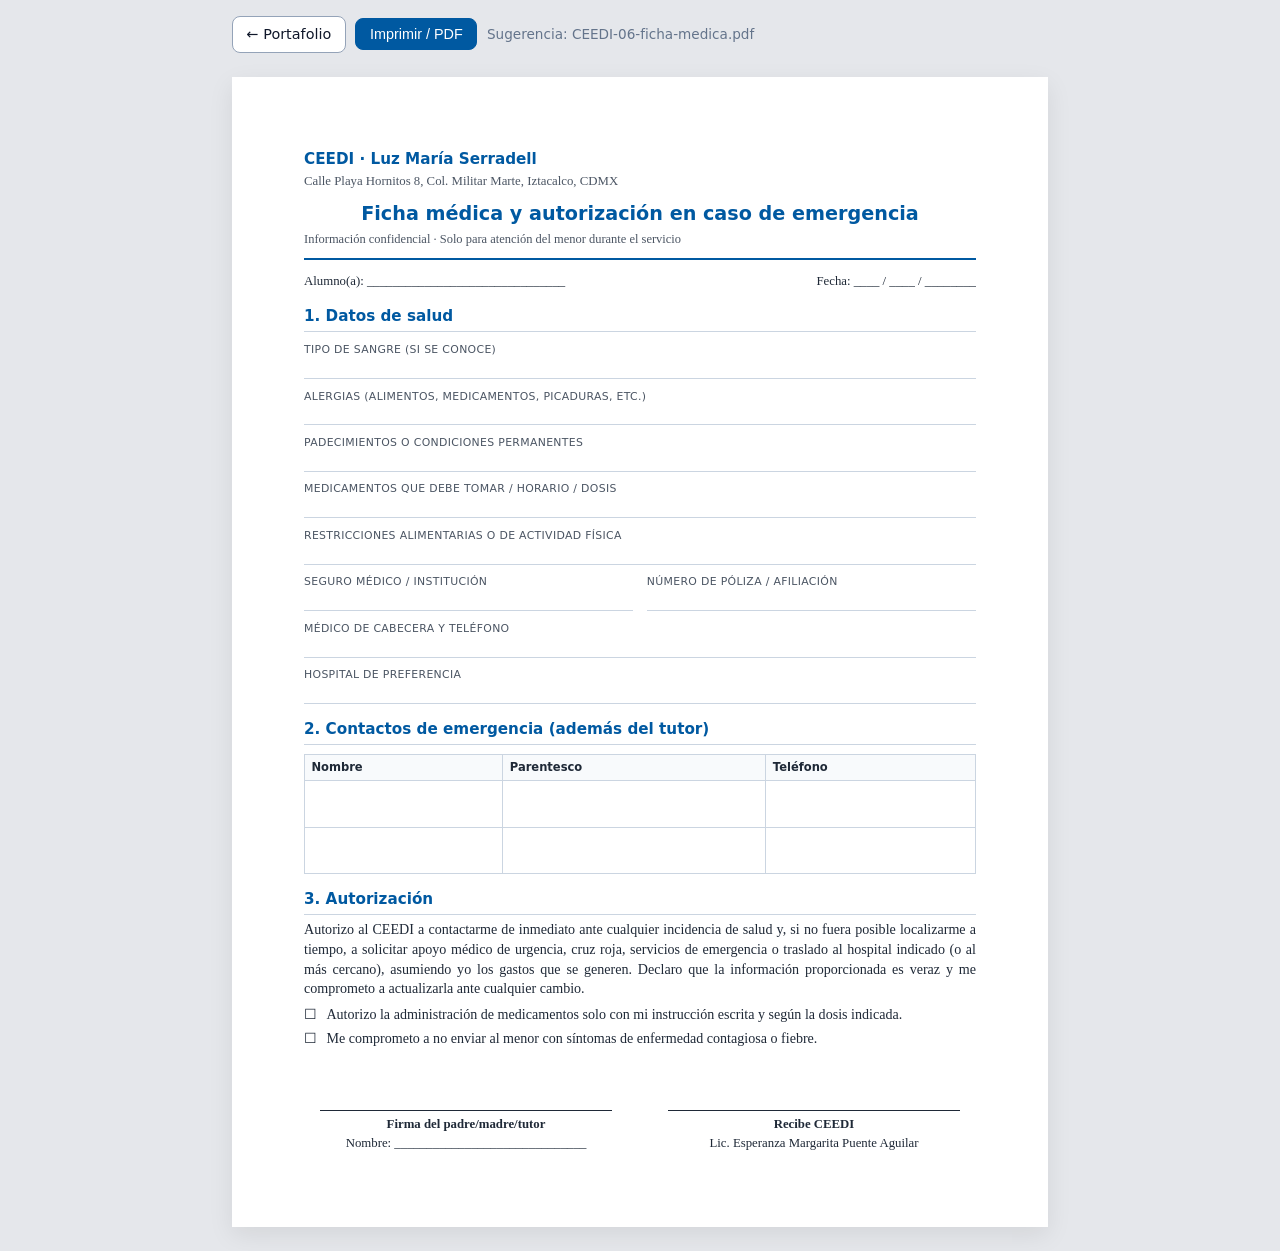
<file: documentos/06-ficha-medica.html>
<!DOCTYPE html>
<html lang="es">
<head>
  <meta charset="UTF-8">
  <meta name="viewport" content="width=device-width, initial-scale=1.0">
  <title>Ficha médica y emergencias | CEEDI</title>
  <link rel="stylesheet" href="doc-print.css">
</head>
<body>
  <div class="doc-toolbar">
    <a href="index.html">← Portafolio</a>
    <button class="primary" type="button" onclick="window.print()">Imprimir / PDF</button>
    <span style="font-size:0.85rem;color:#64748b;font-family:system-ui,sans-serif">Sugerencia: CEEDI-06-ficha-medica.pdf</span>
  </div>
  <article class="sheet">
    <header class="doc-head">
      <p class="org">CEEDI · Luz María Serradell</p>
      <p class="sub">Calle Playa Hornitos 8, Col. Militar Marte, Iztacalco, CDMX</p>
      <h1>Ficha médica y autorización en caso de emergencia</h1>
      <p class="doc-meta">Información confidencial · Solo para atención del menor durante el servicio</p>
    </header>

    <div class="folio">
      <span>Alumno(a): _______________________________</span>
      <span>Fecha: ____ / ____ / ________</span>
    </div>

    <h2>1. Datos de salud</h2>
    <div class="field-grid">
      <div class="field full"><label>Tipo de sangre (si se conoce)</label>&nbsp;</div>
      <div class="field full"><label>Alergias (alimentos, medicamentos, picaduras, etc.)</label>&nbsp;</div>
      <div class="field full"><label>Padecimientos o condiciones permanentes</label>&nbsp;</div>
      <div class="field full"><label>Medicamentos que debe tomar / horario / dosis</label>&nbsp;</div>
      <div class="field full"><label>Restricciones alimentarias o de actividad física</label>&nbsp;</div>
      <div class="field"><label>Seguro médico / institución</label>&nbsp;</div>
      <div class="field"><label>Número de póliza / afiliación</label>&nbsp;</div>
      <div class="field full"><label>Médico de cabecera y teléfono</label>&nbsp;</div>
      <div class="field full"><label>Hospital de preferencia</label>&nbsp;</div>
    </div>

    <h2>2. Contactos de emergencia (además del tutor)</h2>
    <table class="plain">
      <thead>
        <tr><th>Nombre</th><th>Parentesco</th><th>Teléfono</th></tr>
      </thead>
      <tbody>
        <tr><td>&nbsp;<br>&nbsp;</td><td></td><td></td></tr>
        <tr><td>&nbsp;<br>&nbsp;</td><td></td><td></td></tr>
      </tbody>
    </table>

    <h2>3. Autorización</h2>
    <p>Autorizo al CEEDI a contactarme de inmediato ante cualquier incidencia de salud y, si no fuera posible
      localizarme a tiempo, a solicitar apoyo médico de urgencia, cruz roja, servicios de emergencia o traslado al
      hospital indicado (o al más cercano), asumiendo yo los gastos que se generen. Declaro que la información
      proporcionada es veraz y me comprometo a actualizarla ante cualquier cambio.</p>

    <ul class="check-list">
      <li>Autorizo la administración de medicamentos solo con mi instrucción escrita y según la dosis indicada.</li>
      <li>Me comprometo a no enviar al menor con síntomas de enfermedad contagiosa o fiebre.</li>
    </ul>

    <div class="sign-block">
      <div class="sign">
        <div class="line"></div>
        <p><strong>Firma del padre/madre/tutor</strong></p>
        <p>Nombre: ______________________________</p>
      </div>
      <div class="sign">
        <div class="line"></div>
        <p><strong>Recibe CEEDI</strong></p>
        <p>Lic. Esperanza Margarita Puente Aguilar</p>
      </div>
    </div>
  </article>
</body>
</html>
</file>
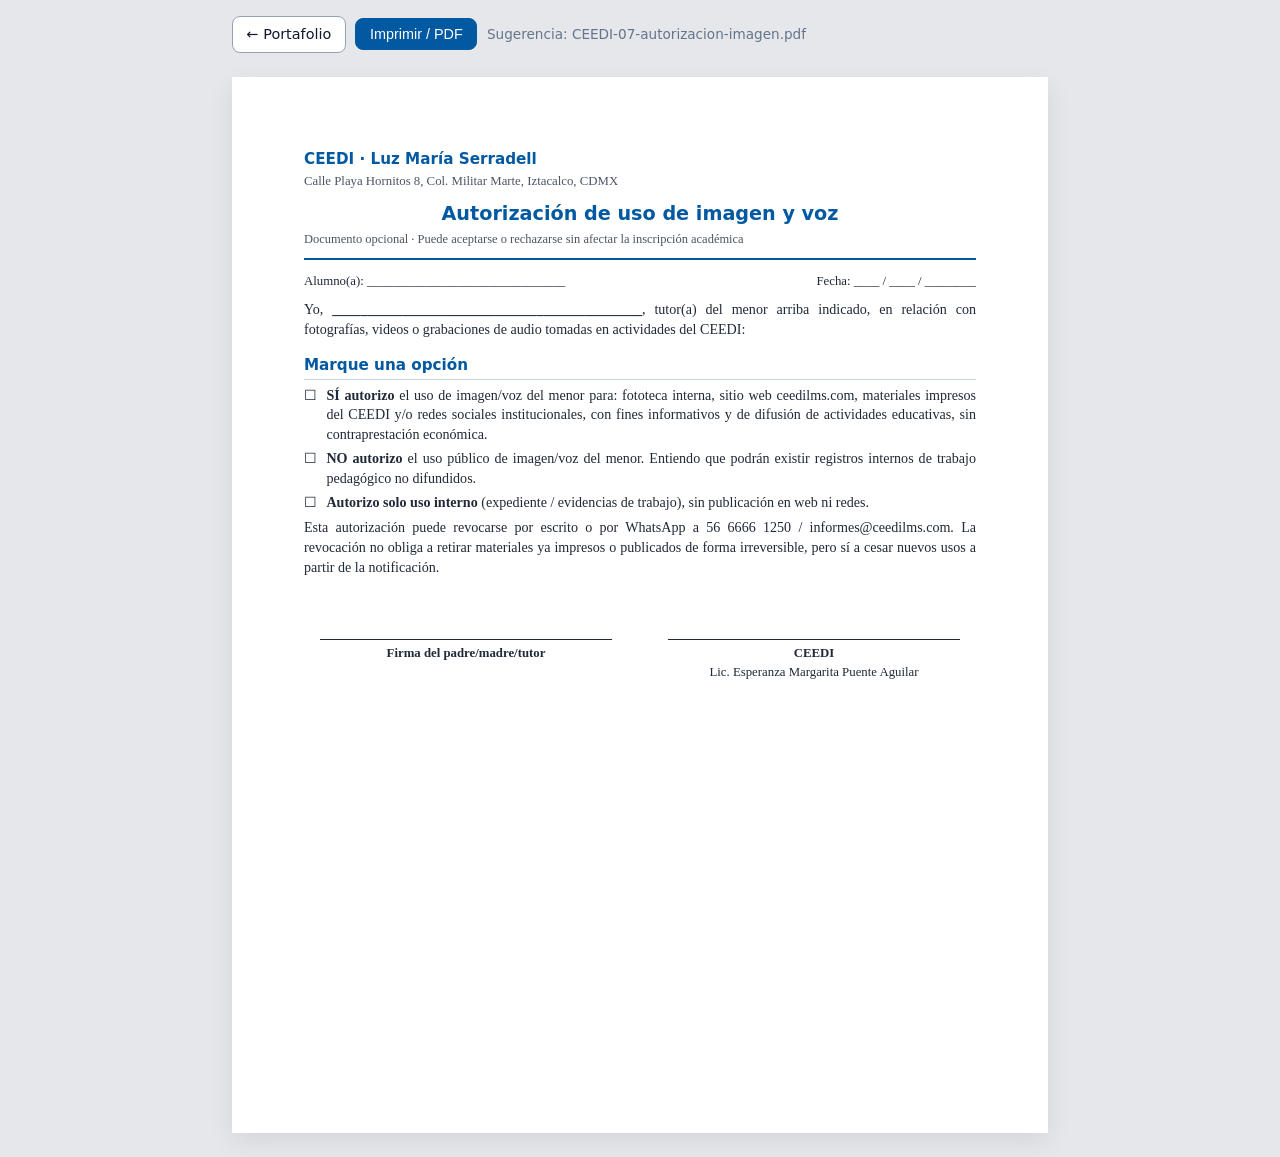
<file: documentos/07-autorizacion-imagen.html>
<!DOCTYPE html>
<html lang="es">
<head>
  <meta charset="UTF-8">
  <meta name="viewport" content="width=device-width, initial-scale=1.0">
  <title>Autorización de uso de imagen | CEEDI</title>
  <link rel="stylesheet" href="doc-print.css">
</head>
<body>
  <div class="doc-toolbar">
    <a href="index.html">← Portafolio</a>
    <button class="primary" type="button" onclick="window.print()">Imprimir / PDF</button>
    <span style="font-size:0.85rem;color:#64748b;font-family:system-ui,sans-serif">Sugerencia: CEEDI-07-autorizacion-imagen.pdf</span>
  </div>
  <article class="sheet">
    <header class="doc-head">
      <p class="org">CEEDI · Luz María Serradell</p>
      <p class="sub">Calle Playa Hornitos 8, Col. Militar Marte, Iztacalco, CDMX</p>
      <h1>Autorización de uso de imagen y voz</h1>
      <p class="doc-meta">Documento opcional · Puede aceptarse o rechazarse sin afectar la inscripción académica</p>
    </header>

    <div class="folio">
      <span>Alumno(a): _______________________________</span>
      <span>Fecha: ____ / ____ / ________</span>
    </div>

    <p>Yo, <strong>____________________________________________</strong>, tutor(a) del menor arriba indicado, en relación
      con fotografías, videos o grabaciones de audio tomadas en actividades del CEEDI:</p>

    <h2>Marque una opción</h2>
    <ul class="check-list">
      <li><strong>SÍ autorizo</strong> el uso de imagen/voz del menor para: fototeca interna, sitio web ceedilms.com,
        materiales impresos del CEEDI y/o redes sociales institucionales, con fines informativos y de difusión de
        actividades educativas, sin contraprestación económica.</li>
      <li><strong>NO autorizo</strong> el uso público de imagen/voz del menor. Entiendo que podrán existir registros
        internos de trabajo pedagógico no difundidos.</li>
      <li><strong>Autorizo solo uso interno</strong> (expediente / evidencias de trabajo), sin publicación en web ni redes.</li>
    </ul>

    <p>Esta autorización puede revocarse por escrito o por WhatsApp a 56 6666 1250 / informes@ceedilms.com. La
      revocación no obliga a retirar materiales ya impresos o publicados de forma irreversible, pero sí a cesar nuevos
      usos a partir de la notificación.</p>

    <div class="sign-block">
      <div class="sign">
        <div class="line"></div>
        <p><strong>Firma del padre/madre/tutor</strong></p>
      </div>
      <div class="sign">
        <div class="line"></div>
        <p><strong>CEEDI</strong></p>
        <p>Lic. Esperanza Margarita Puente Aguilar</p>
      </div>
    </div>
  </article>
</body>
</html>
</file>
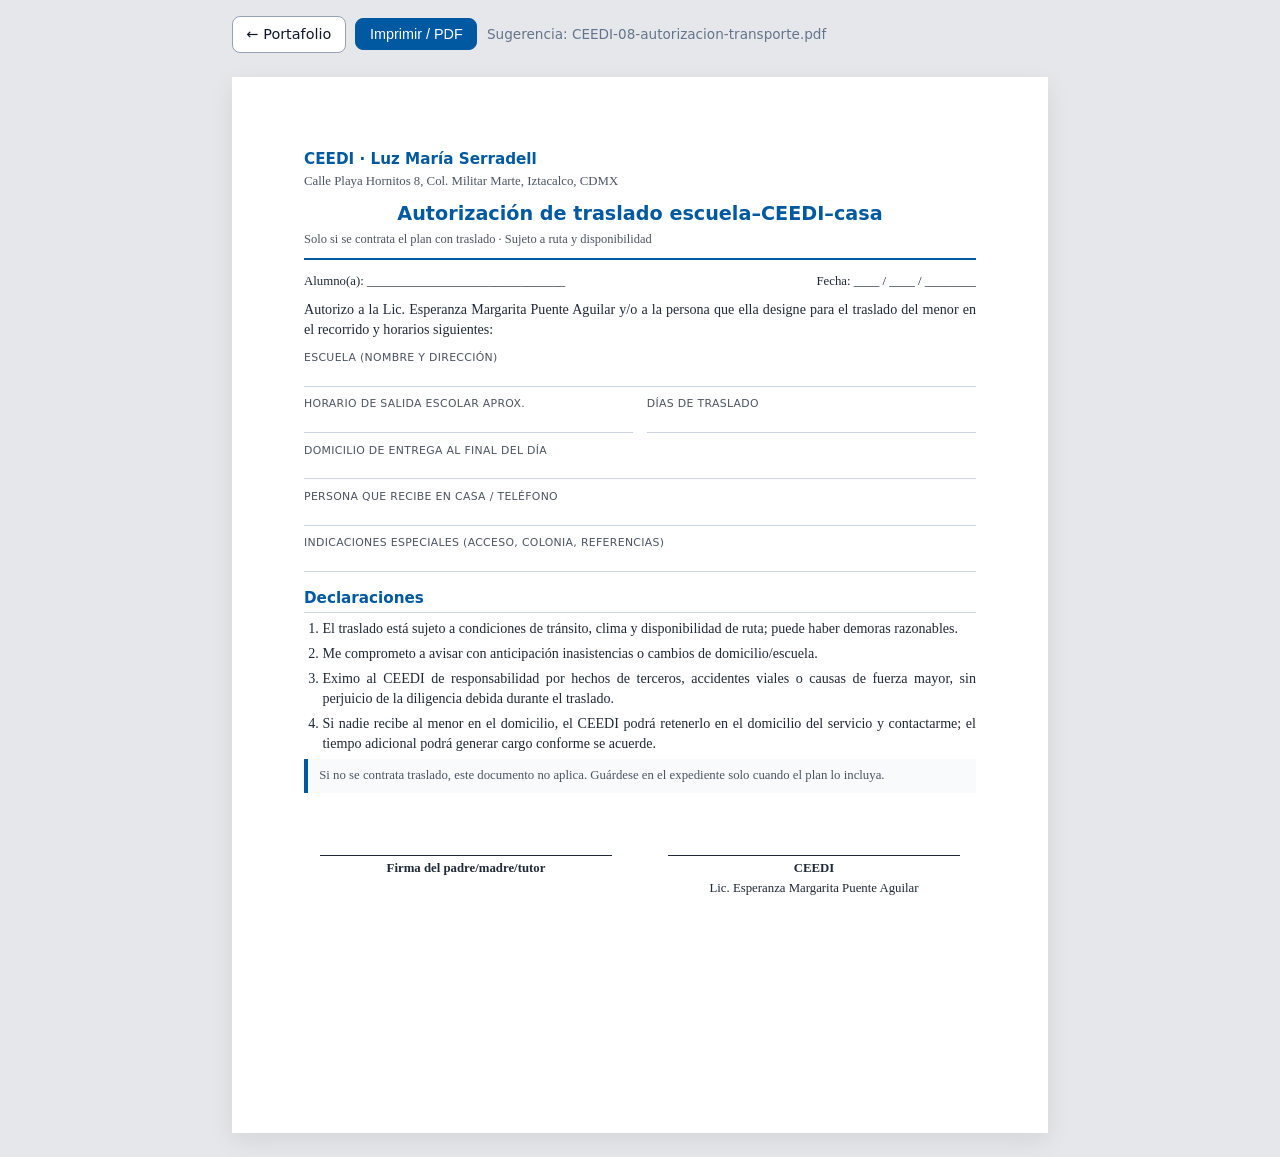
<file: documentos/08-autorizacion-transporte.html>
<!DOCTYPE html>
<html lang="es">
<head>
  <meta charset="UTF-8">
  <meta name="viewport" content="width=device-width, initial-scale=1.0">
  <title>Autorización de traslado | CEEDI</title>
  <link rel="stylesheet" href="doc-print.css">
</head>
<body>
  <div class="doc-toolbar">
    <a href="index.html">← Portafolio</a>
    <button class="primary" type="button" onclick="window.print()">Imprimir / PDF</button>
    <span style="font-size:0.85rem;color:#64748b;font-family:system-ui,sans-serif">Sugerencia: CEEDI-08-autorizacion-transporte.pdf</span>
  </div>
  <article class="sheet">
    <header class="doc-head">
      <p class="org">CEEDI · Luz María Serradell</p>
      <p class="sub">Calle Playa Hornitos 8, Col. Militar Marte, Iztacalco, CDMX</p>
      <h1>Autorización de traslado escuela–CEEDI–casa</h1>
      <p class="doc-meta">Solo si se contrata el plan con traslado · Sujeto a ruta y disponibilidad</p>
    </header>

    <div class="folio">
      <span>Alumno(a): _______________________________</span>
      <span>Fecha: ____ / ____ / ________</span>
    </div>

    <p>Autorizo a la Lic. Esperanza Margarita Puente Aguilar y/o a la persona que ella designe para el traslado del menor
      en el recorrido y horarios siguientes:</p>

    <div class="field-grid">
      <div class="field full"><label>Escuela (nombre y dirección)</label>&nbsp;</div>
      <div class="field"><label>Horario de salida escolar aprox.</label>&nbsp;</div>
      <div class="field"><label>Días de traslado</label>&nbsp;</div>
      <div class="field full"><label>Domicilio de entrega al final del día</label>&nbsp;</div>
      <div class="field full"><label>Persona que recibe en casa / teléfono</label>&nbsp;</div>
      <div class="field full"><label>Indicaciones especiales (acceso, colonia, referencias)</label>&nbsp;</div>
    </div>

    <h2>Declaraciones</h2>
    <ol>
      <li>El traslado está sujeto a condiciones de tránsito, clima y disponibilidad de ruta; puede haber demoras
        razonables.</li>
      <li>Me comprometo a avisar con anticipación inasistencias o cambios de domicilio/escuela.</li>
      <li>Eximo al CEEDI de responsabilidad por hechos de terceros, accidentes viales o causas de fuerza mayor, sin
        perjuicio de la diligencia debida durante el traslado.</li>
      <li>Si nadie recibe al menor en el domicilio, el CEEDI podrá retenerlo en el domicilio del servicio y contactarme;
        el tiempo adicional podrá generar cargo conforme se acuerde.</li>
    </ol>

    <div class="note">
      Si no se contrata traslado, este documento no aplica. Guárdese en el expediente solo cuando el plan lo incluya.
    </div>

    <div class="sign-block">
      <div class="sign">
        <div class="line"></div>
        <p><strong>Firma del padre/madre/tutor</strong></p>
      </div>
      <div class="sign">
        <div class="line"></div>
        <p><strong>CEEDI</strong></p>
        <p>Lic. Esperanza Margarita Puente Aguilar</p>
      </div>
    </div>
  </article>
</body>
</html>
</file>
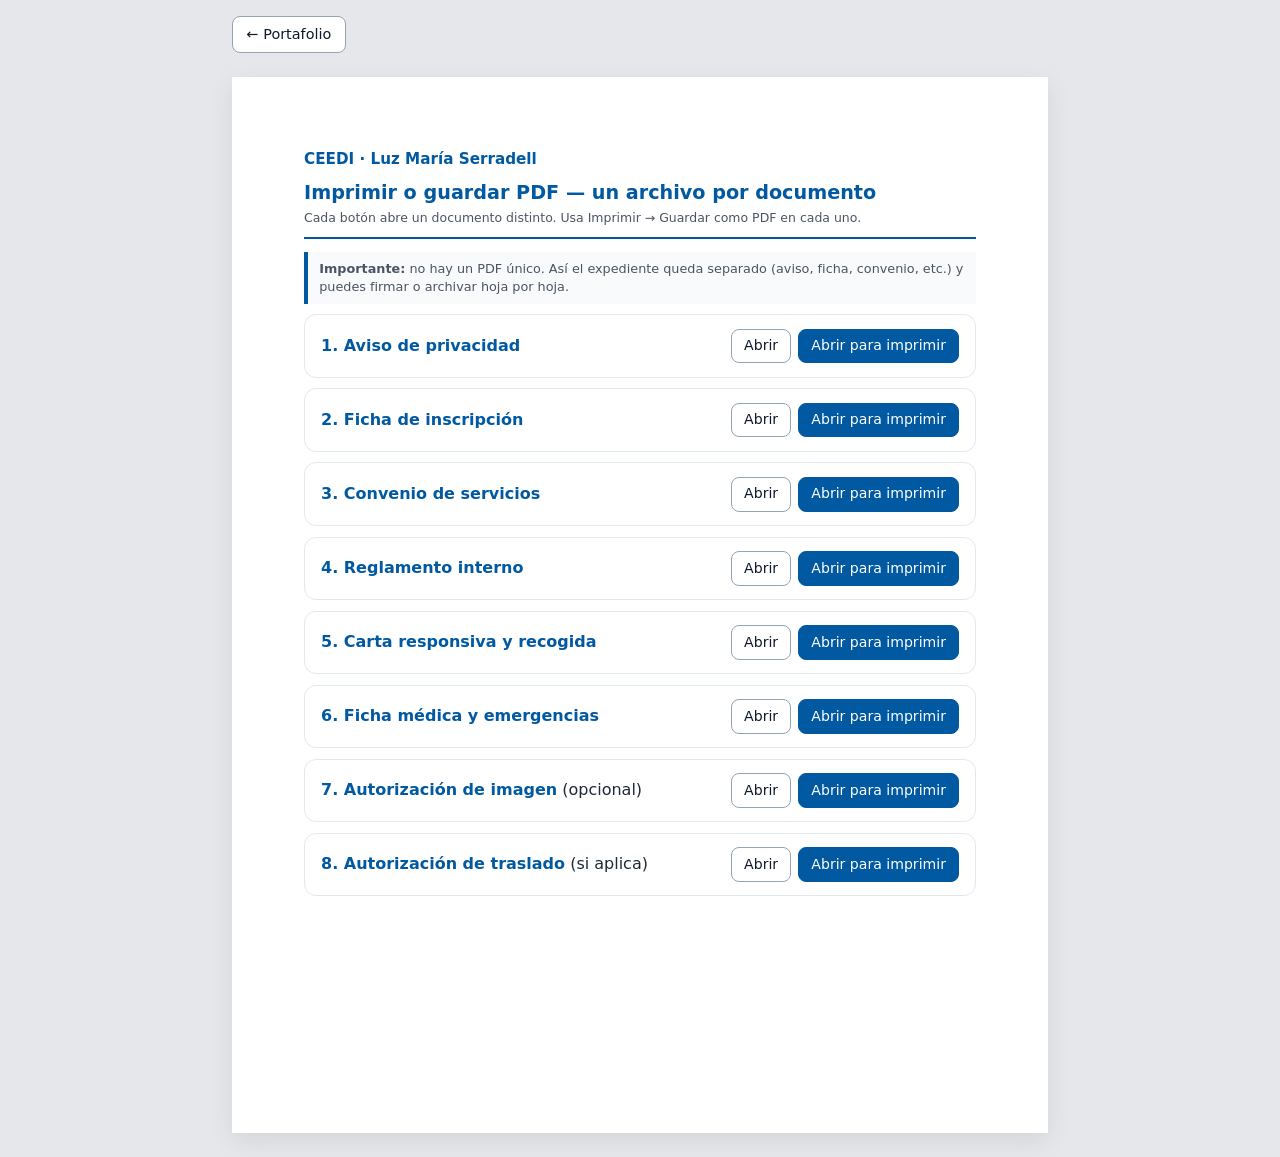
<file: documentos/paquete-inscripcion.html>
<!DOCTYPE html>
<html lang="es">
<head>
  <meta charset="UTF-8">
  <meta name="viewport" content="width=device-width, initial-scale=1.0">
  <title>Imprimir documentos por separado | CEEDI</title>
  <link rel="stylesheet" href="doc-print.css">
  <style>
    body { font-family: system-ui, -apple-system, sans-serif; }
    .sheet h1 { text-align: left; }
    .doc-row {
      display: flex;
      flex-wrap: wrap;
      gap: 0.6rem;
      align-items: center;
      justify-content: space-between;
      border: 1px solid #e2e8f0;
      border-radius: 12px;
      padding: 0.85rem 1rem;
      margin: 0.65rem 0;
      background: #fff;
    }
    .doc-row strong { color: #0059a1; }
    .doc-row .actions { display: flex; gap: 0.45rem; flex-wrap: wrap; }
    .doc-row a {
      text-decoration: none;
      border: 1px solid #94a3b8;
      border-radius: 8px;
      padding: 0.4rem 0.75rem;
      color: #0f172a;
      font-size: 0.88rem;
      background: #fff;
    }
    .doc-row a.print {
      background: #0059a1;
      border-color: #0059a1;
      color: #fff;
    }
  </style>
</head>
<body>
  <div class="doc-toolbar">
    <a href="index.html">← Portafolio</a>
  </div>
  <main class="sheet">
    <header class="doc-head">
      <p class="org">CEEDI · Luz María Serradell</p>
      <h1>Imprimir o guardar PDF — un archivo por documento</h1>
      <p class="doc-meta">Cada botón abre un documento distinto. Usa Imprimir → Guardar como PDF en cada uno.</p>
    </header>

    <div class="note">
      <strong>Importante:</strong> no hay un PDF único. Así el expediente queda separado
      (aviso, ficha, convenio, etc.) y puedes firmar o archivar hoja por hoja.
    </div>

    <div class="doc-row">
      <div><strong>1. Aviso de privacidad</strong></div>
      <div class="actions">
        <a href="01-aviso-privacidad.html">Abrir</a>
        <a class="print" href="01-aviso-privacidad.html" target="_blank" rel="noopener">Abrir para imprimir</a>
      </div>
    </div>
    <div class="doc-row">
      <div><strong>2. Ficha de inscripción</strong></div>
      <div class="actions">
        <a href="02-ficha-inscripcion.html">Abrir</a>
        <a class="print" href="02-ficha-inscripcion.html" target="_blank" rel="noopener">Abrir para imprimir</a>
      </div>
    </div>
    <div class="doc-row">
      <div><strong>3. Convenio de servicios</strong></div>
      <div class="actions">
        <a href="03-convenio-servicios.html">Abrir</a>
        <a class="print" href="03-convenio-servicios.html" target="_blank" rel="noopener">Abrir para imprimir</a>
      </div>
    </div>
    <div class="doc-row">
      <div><strong>4. Reglamento interno</strong></div>
      <div class="actions">
        <a href="04-reglamento.html">Abrir</a>
        <a class="print" href="04-reglamento.html" target="_blank" rel="noopener">Abrir para imprimir</a>
      </div>
    </div>
    <div class="doc-row">
      <div><strong>5. Carta responsiva y recogida</strong></div>
      <div class="actions">
        <a href="05-carta-responsiva.html">Abrir</a>
        <a class="print" href="05-carta-responsiva.html" target="_blank" rel="noopener">Abrir para imprimir</a>
      </div>
    </div>
    <div class="doc-row">
      <div><strong>6. Ficha médica y emergencias</strong></div>
      <div class="actions">
        <a href="06-ficha-medica.html">Abrir</a>
        <a class="print" href="06-ficha-medica.html" target="_blank" rel="noopener">Abrir para imprimir</a>
      </div>
    </div>
    <div class="doc-row">
      <div><strong>7. Autorización de imagen</strong> (opcional)</div>
      <div class="actions">
        <a href="07-autorizacion-imagen.html">Abrir</a>
        <a class="print" href="07-autorizacion-imagen.html" target="_blank" rel="noopener">Abrir para imprimir</a>
      </div>
    </div>
    <div class="doc-row">
      <div><strong>8. Autorización de traslado</strong> (si aplica)</div>
      <div class="actions">
        <a href="08-autorizacion-transporte.html">Abrir</a>
        <a class="print" href="08-autorizacion-transporte.html" target="_blank" rel="noopener">Abrir para imprimir</a>
      </div>
    </div>
  </main>
</body>
</html>
</file>
<file: documentos/doc-print.css>
/* Estilos compartidos — portafolio documental CEEDI (pantalla + impresión carta) */
:root {
  --ink: #1f2937;
  --muted: #4b5563;
  --line: #cbd5e1;
  --brand: #0059a1;
  --soft: #f8fafc;
}

* { box-sizing: border-box; }

body {
  margin: 0;
  font-family: "Times New Roman", Times, Georgia, serif;
  color: var(--ink);
  line-height: 1.4;
  background: #e5e7eb;
}

/* Vista pantalla: ancho de hoja carta (8.5 in ≈ 816 px a 96 dpi) */
.sheet {
  width: 8.5in;
  max-width: 100%;
  min-height: 11in;
  margin: 1.5rem auto;
  background: #fff;
  padding: 0.75in;
  box-shadow: 0 8px 24px rgba(0, 0, 0, 0.08);
}

.doc-toolbar {
  width: 8.5in;
  max-width: 100%;
  margin: 1rem auto 0;
  display: flex;
  flex-wrap: wrap;
  gap: 0.6rem;
  align-items: center;
  font-family: system-ui, -apple-system, sans-serif;
}

.doc-toolbar a,
.doc-toolbar button {
  appearance: none;
  border: 1px solid #94a3b8;
  background: #fff;
  color: #0f172a;
  padding: 0.45rem 0.85rem;
  border-radius: 8px;
  text-decoration: none;
  font-size: 0.9rem;
  cursor: pointer;
}

.doc-toolbar button.primary {
  background: var(--brand);
  border-color: var(--brand);
  color: #fff;
}

.doc-head {
  text-align: center;
  border-bottom: 2px solid var(--brand);
  padding-bottom: 0.6rem;
  margin-bottom: 0.85rem;
}

.doc-head .org {
  font-family: "Montserrat", system-ui, sans-serif;
  font-weight: 700;
  color: var(--brand);
  font-size: 0.95rem;
  margin: 0 0 0.2rem;
}

.doc-head .sub {
  margin: 0;
  font-size: 0.8rem;
  color: var(--muted);
}

.doc-head h1 {
  font-size: 1.2rem;
  margin: 0.65rem 0 0.15rem;
  font-family: "Montserrat", system-ui, sans-serif;
  color: var(--brand);
}

.doc-meta {
  font-size: 0.78rem;
  color: var(--muted);
  margin: 0;
}

h2 {
  font-family: "Montserrat", system-ui, sans-serif;
  font-size: 0.95rem;
  color: var(--brand);
  margin: 0.95rem 0 0.35rem;
  border-bottom: 1px solid var(--line);
  padding-bottom: 0.2rem;
}

p, li {
  font-size: 0.88rem;
  text-align: justify;
  margin: 0.35rem 0;
}

ul, ol {
  padding-left: 1.15rem;
  margin: 0.35rem 0;
}

.note {
  background: var(--soft);
  border-left: 4px solid var(--brand);
  padding: 0.5rem 0.7rem;
  font-size: 0.8rem;
  color: var(--muted);
}

.field-grid {
  display: grid;
  grid-template-columns: 1fr 1fr;
  gap: 0.5rem 0.85rem;
  margin: 0.55rem 0;
}

.field {
  border-bottom: 1px solid var(--line);
  min-height: 1.45rem;
  padding: 0.1rem 0;
  font-size: 0.85rem;
}

.field.full { grid-column: 1 / -1; }

.field label {
  display: block;
  font-size: 0.68rem;
  text-transform: uppercase;
  letter-spacing: 0.03em;
  color: var(--muted);
  font-family: system-ui, sans-serif;
}

.blank {
  display: inline-block;
  min-width: 6.5rem;
  border-bottom: 1px solid var(--ink);
  height: 1em;
}

.sign-block {
  display: grid;
  grid-template-columns: 1fr 1fr;
  gap: 1.5rem;
  margin-top: 1.75rem;
}

.sign {
  text-align: center;
  padding-top: 2.1rem;
}

.sign .line {
  border-top: 1px solid var(--ink);
  margin: 0 auto 0.3rem;
  width: 90%;
}

.sign p {
  margin: 0.1rem 0;
  font-size: 0.8rem;
  text-align: center;
}

.check-list {
  list-style: none;
  padding-left: 0;
}

.check-list li {
  margin: 0.28rem 0;
  padding-left: 1.4rem;
  position: relative;
}

.check-list li::before {
  content: "☐";
  position: absolute;
  left: 0;
}

.folio {
  display: flex;
  justify-content: space-between;
  gap: 1rem;
  font-size: 0.8rem;
  margin-bottom: 0.55rem;
}

table.plain {
  width: 100%;
  border-collapse: collapse;
  font-size: 0.8rem;
  margin: 0.55rem 0;
}

table.plain th,
table.plain td {
  border: 1px solid var(--line);
  padding: 0.3rem 0.4rem;
  text-align: left;
  vertical-align: top;
}

table.plain th {
  background: var(--soft);
  font-family: system-ui, sans-serif;
  font-size: 0.72rem;
}

.page-break { break-before: page; page-break-before: always; }

/* ——— Impresión tamaño CARTA (Letter 8.5 × 11 in) ——— */
@page {
  size: letter;
  margin: 0.6in;
}

@media print {
  html, body {
    background: #fff !important;
    width: auto;
    margin: 0;
    padding: 0;
  }

  .doc-toolbar {
    display: none !important;
  }

  .sheet {
    width: auto;
    max-width: none;
    min-height: 0;
    margin: 0 !important;
    padding: 0 !important;
    box-shadow: none !important;
    overflow: visible;
  }

  p, li {
    font-size: 10.5pt;
    line-height: 1.35;
  }

  h2 {
    font-size: 11.5pt;
    margin: 10pt 0 4pt;
  }

  .doc-head h1 {
    font-size: 14pt;
  }

  .doc-head .org {
    font-size: 11pt;
  }

  .doc-head .sub,
  .doc-meta {
    font-size: 9pt;
  }

  .sign-block {
    margin-top: 28pt;
    gap: 24pt;
  }

  .sign {
    padding-top: 36pt;
  }

  a {
    color: inherit;
    text-decoration: none;
  }
}

@media (max-width: 700px) {
  .field-grid,
  .sign-block { grid-template-columns: 1fr; }
  .sheet {
    width: auto;
    margin: 0.75rem;
    padding: 1rem;
    min-height: 0;
  }
  .doc-toolbar { width: auto; margin: 0.75rem; }
}
</file>
